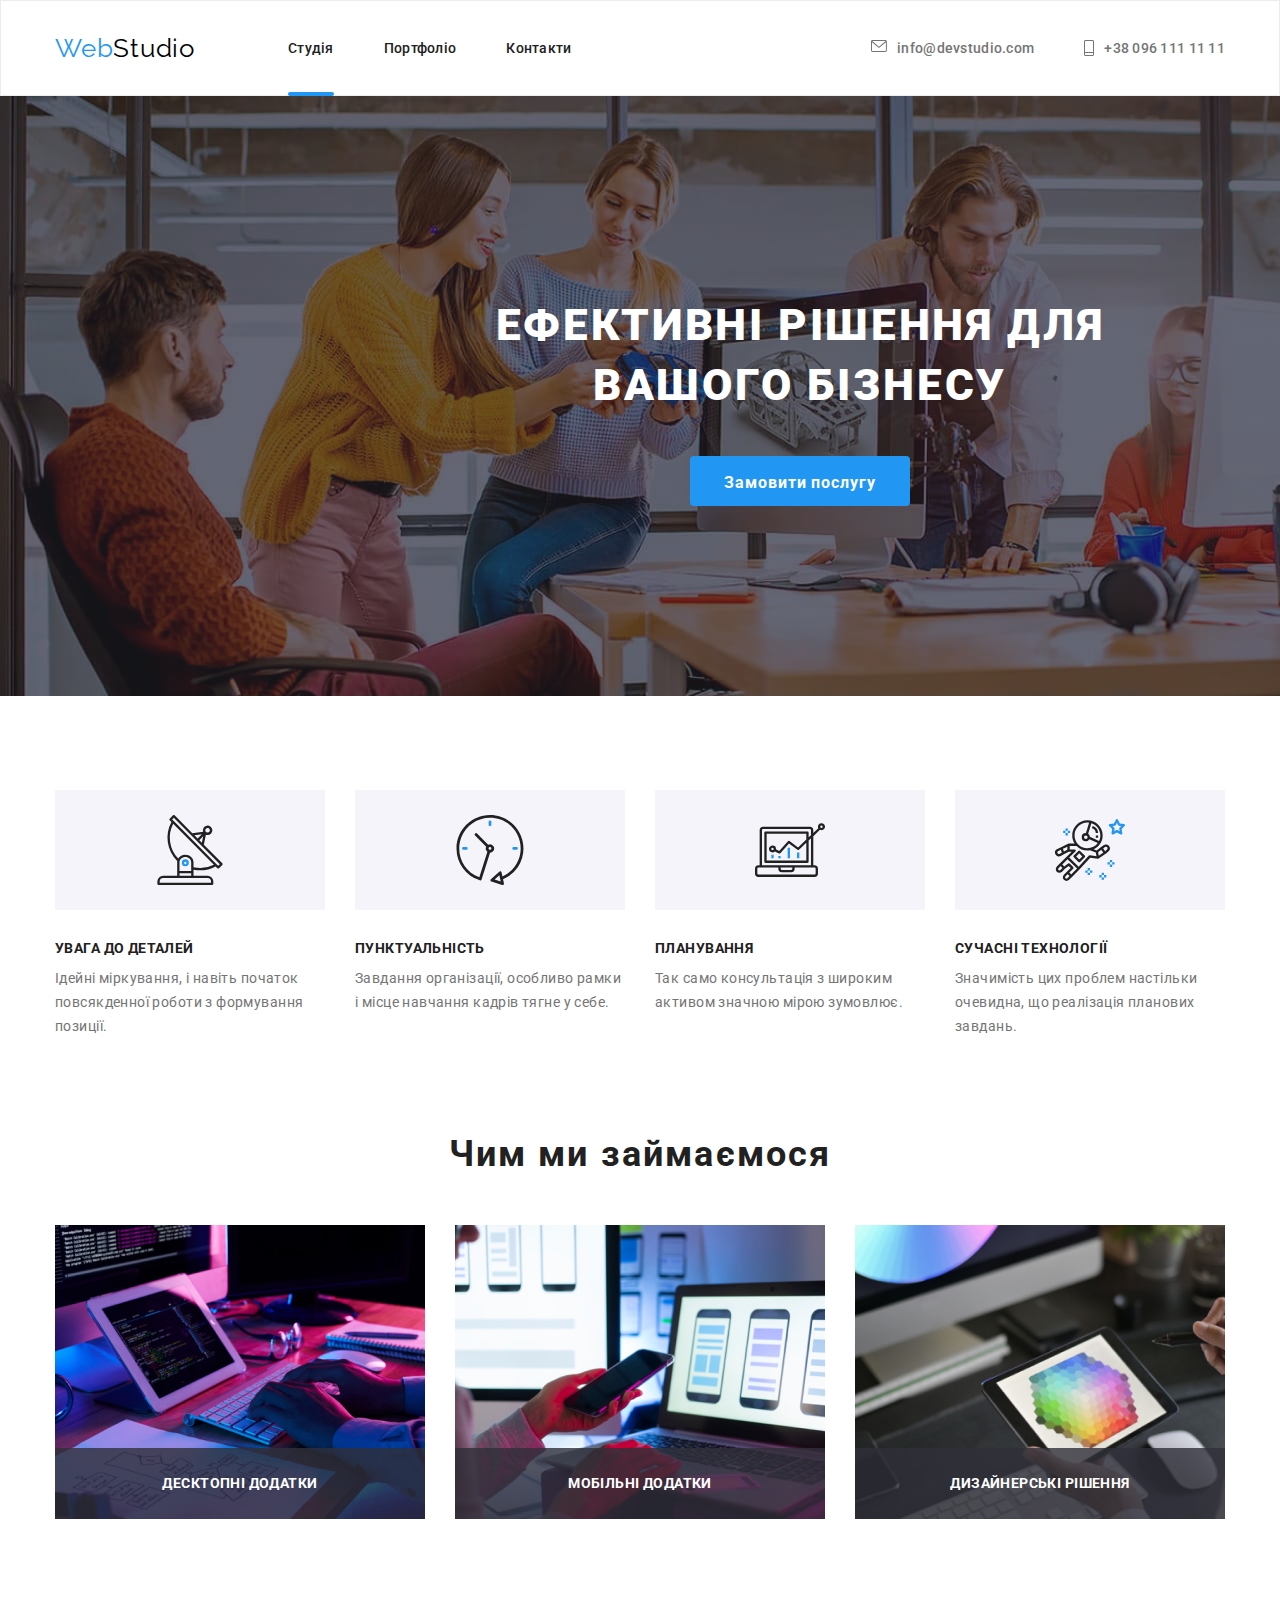
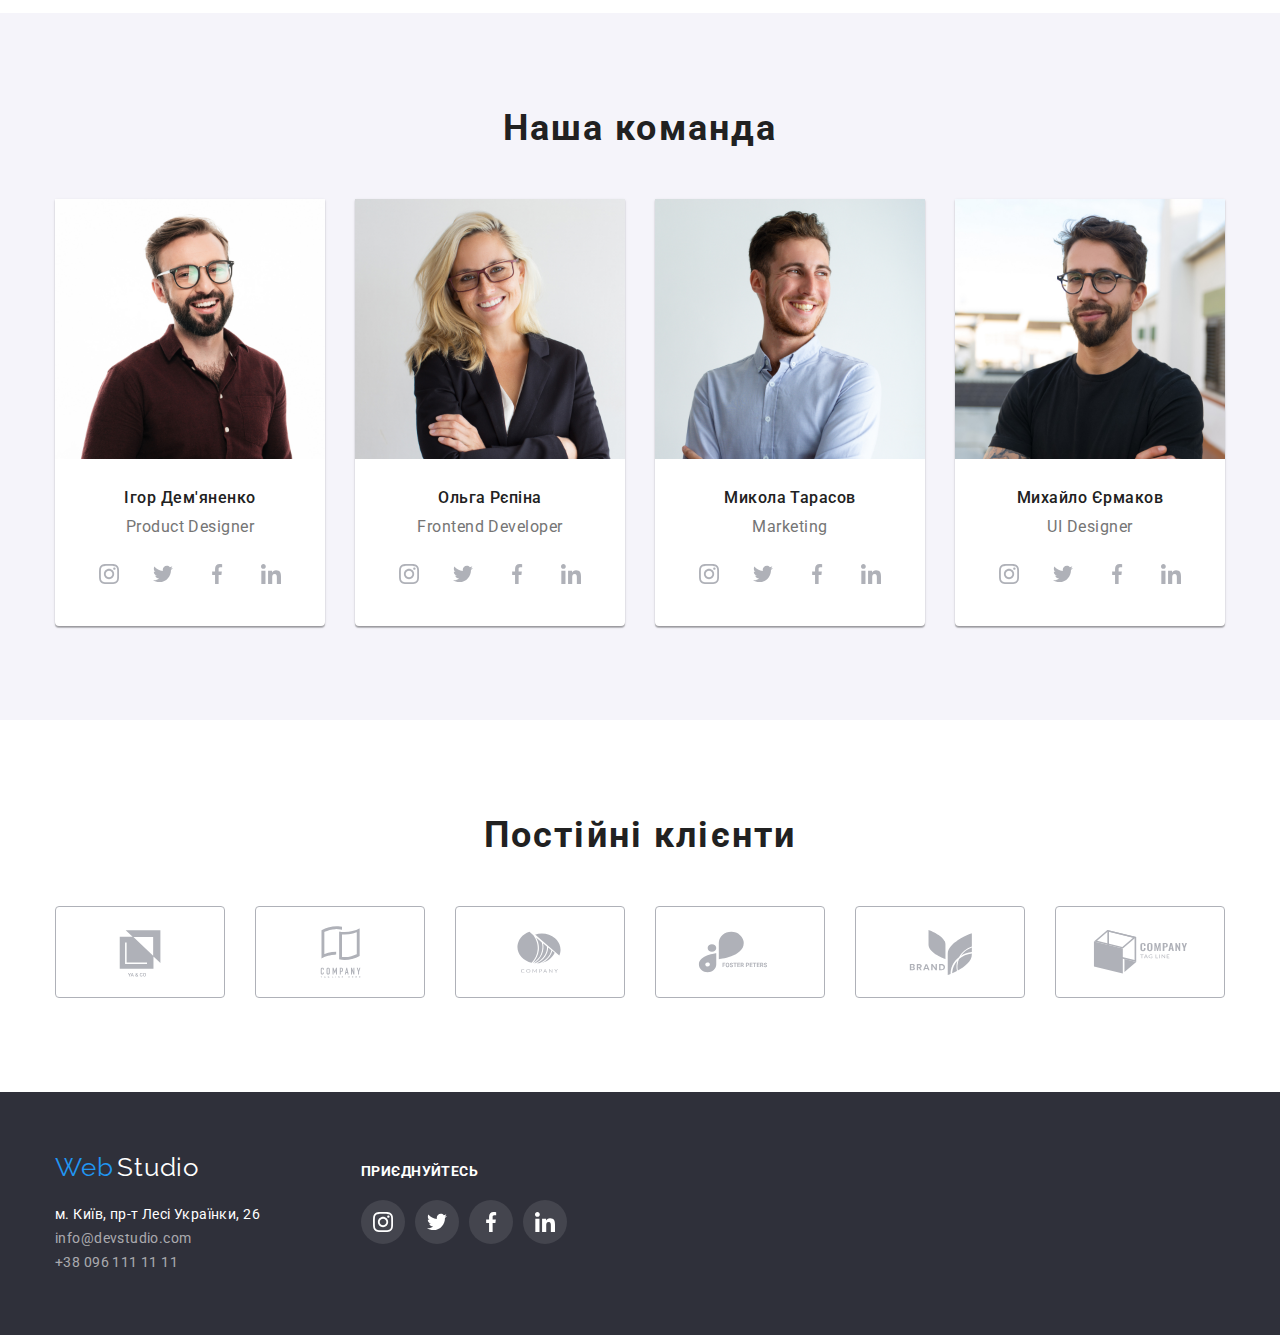
<file: index.html>
<!DOCTYPE html>
<html lang="uk">
<head>
    <meta charset="UTF-8">
    <meta http-equiv="X-UA-Compatible" content="IE=edge">
    <meta name="viewport" content="width=device-width, initial-scale=1.0">
    <link rel="preconnect" href="https://fonts.googleapis.com">
    <link rel="preconnect" href="https://fonts.gstatic.com" crossorigin>
    <link href="https://fonts.googleapis.com/css2?family=Raleway:wght@700&family=Roboto:wght@400;500;700;900&display=swap" rel="stylesheet">
    <link rel="stylesheet"
    href="https://cdnjs.cloudflare.com/ajax/libs/modern-normalize/1.0.0/modern-normalize.min.css"/>
    <link rel="stylesheet" href="./css/styles.css">
    <title> Document </title>
    <link rel="stylesheet" href="./css/styles.css">
</head>
<body>
    <header class="page-header">
        <div class="container">
            <div class="header-container">
        <nav class="header-nav">
        <div class="logo">
        <a href="./index.html" class="logo-w">Web</a>
        <a href="./index.html" class="logo-st">Studio</a>
        </div>

        <ul class="site-nav-list">
            <li class=""> <a href="./index.html" class="link current">Студія</a></li>
            <li> <a href="./portfolio.html" class="link">Портфоліо</a></li>
            <li> <a href="" class="link">Контакти</a></li>
        </ul>
        </nav>
        <ul class="contact-nav-list">
            <li><a href="mailto:info@devstudio.com" class="link-mail">
                <svg class="icon" width="16" height="12">
                    <use href="./images/icons.svg#mail"></use>
                </svg>
                info@devstudio.com</a>
            </li>
            <li><a href="tel:+380961111111" class="link-tel">
                <svg class="icon" width="10" height="16">
                    <use href="./images/icons.svg#tel"></use>
                </svg>
                +38 096 111 11 11 </a>
            </li>
        </ul>
        </div>
        </div>
    </header>
    <main>
        <section class="hero">
            <div class="container">      
            <h1 class="title">Ефективні рішення для вашого бізнесу</h1>  
            <button data-modal-open type="button"  class="button">Замовити послугу</button>
            </div>
        </section>
        <section class="section-features">
            <div class="container">
            <h2 class="visually-hidden"> Особливості </h2>
            <ul class="list">
                <li class="features-list icon-attention"> 
                    <h3 class="features-title ">Увага до деталей</h3>
                    <p class="features-paragraph">
                        Ідейні міркування, і навіть початок повсякденної роботи з формування позиції.
                    </p>
                </li>
                <li class="features-list icon-punctuality">
                    <h3 class="features-title">Пунктуальність</h3>
                    <p class="features-paragraph">
                        Завдання організації, особливо рамки і місце навчання кадрів тягне у себе.
                    </p>
                </li>
                <li class="features-list icon-planning"> 
                    <h3 class="features-title">Планування</h3>
                    <p class="features-paragraph">
                        Так само консультація з широким активом значною мірою зумовлює.
                    </p>
                </li>
                <li class="features-list icon-technology">
                    <h3 class="features-title">Сучасні технології</h3> 
                    <p class="features-paragraph">
                        Значимість цих проблем настільки очевидна, що реалізація планових завдань.
                    </p>
                </li>
            </ul>
            </div> 
        </section>
        <section class="section-features-title">
            <div class="container"> 
            <h2 class="section-title"> Чим ми займаємося</h2>
            <ul class="list">
                <li class="features-img">
                    <img src="./images/img1.png" alt="фото1" width="370" />
                <P class="features-text">Десктопні додатки</P>
                </li>
                <li class="features-img">
                    <img src="./images/img2.png" alt="фото2" width="370" />
                
                <P class="features-text">Мобільні додатки</P></li>
                <li class="features-img">
                    <img src="./images/img3.png" alt="фото3" width="370" />
                <P class="features-text">Дизайнерські рішення</P>                </li>
                </ul>
            </div>
        </section>
        <section class="section-team">
            <div class="container">  
            <h2 class="section-title">Наша команда</h2>
            <ul class="list">
                <li class="img-team">
                    <img src="./images/img4.jpg" alt="фото" width="270"/>
                    <div class="image">   
                        <h3 class="name-title"> Ігор Дем'яненко </h3>
                        <p class="name-paragraph">Product Designer</p>
                    </div>
                    <div>
                    <ul class="social">
                        <li class="social-item">
                            <a class="social-link link" href="#"> 
                            <svg class="social-icon" width="20" height="20">
                                <use href="./images/icons.svg#instagram"></use>
                            </svg>
                            </a>
                        </li>
                        <li class="social-item">
                            <a class="social-link link" href="#"> 
                            <svg class="social-icon" width="20" height="20">
                                <use href="./images/icons.svg#twitter"></use>
                            </svg>
                            </a>
                        </li>
                        <li class="social-item">
                            <a class="social-link link" href="#"> 
                            <svg class="social-icon" width="20" height="20">
                                <use href="./images/icons.svg#facebook"></use>
                            </svg>
                            </a>
                        </li>
                        <li class="social-item">
                            <a class="social-link link" href="#"> 
                            <svg class="social-icon" width="20" height="20">
                                <use href="./images/icons.svg#linkedin"></use>
                            </svg>
                            </a>
                        </li>
                    </ul>
                    </div>
                </li>
                <li class="img-team">
                    <img src="./images/img5.jpg" alt="фото" width="270"/>
                    <div class="image">    
                        <h3 class="name-title"> Ольга Рєпіна </h3>
                        <p class="name-paragraph">Frontend Developer</p>
                    </div>
                    <div>
                        <ul class="social">
                            <li class="social-item">
                                <a class="social-link link" href="#"> 
                                <svg class="social-icon" width="20" height="20">
                                    <use href="./images/icons.svg#instagram"></use>
                                </svg>
                                </a>
                            </li>
                            <li class="social-item">
                                <a class="social-link link" href="#"> 
                                <svg class="social-icon" width="20" height="20">
                                    <use href="./images/icons.svg#twitter"></use>
                                </svg>
                                </a>
                            </li>
                            <li class="social-item">
                                <a class="social-link link" href="#"> 
                                <svg class="social-icon" width="20" height="20">
                                    <use href="./images/icons.svg#facebook"></use>
                                </svg>
                                </a>
                            </li>
                            <li class="social-item">
                                <a class="social-link link" href="#"> 
                                <svg class="social-icon" width="20" height="20">
                                    <use href="./images/icons.svg#linkedin"></use>
                                </svg>
                                </a>
                            </li>
                        </ul>
                    </div>
                    </li>
                
                <li class="img-team">
                    <img src="./images/img6.jpg" alt="фото" width="270"/>
                    <div class="image">    
                        <h3 class="name-title"> Микола Тарасов </h3>
                        <p class="name-paragraph"> Marketing </p>
                    </div>
                    <div>
                        <ul class="social">
                            <li class="social-item">
                                <a class="social-link link" href="#"> 
                                <svg class="social-icon" width="20" height="20">
                                    <use href="./images/icons.svg#instagram"></use>
                                </svg>
                                </a>
                            </li>
                            <li class="social-item">
                                <a class="social-link link" href="#"> 
                                <svg class="social-icon" width="20" height="20">
                                    <use href="./images/icons.svg#twitter"></use>
                                </svg>
                                </a>
                            </li>
                            <li class="social-item">
                                <a class="social-link link" href="#"> 
                                <svg class="social-icon" width="20" height="20">
                                    <use href="./images/icons.svg#facebook"></use>
                                </svg>
                                </a>
                            </li>
                            <li class="social-item">
                                <a class="social-link link" href="#"> 
                                <svg class="social-icon" width="20" height="20">
                                    <use href="./images/icons.svg#linkedin"></use>
                                </svg>
                                </a>
                            </li>
                        </ul>
                    </div>
                    </li>
                
                <li class="img-team">
                    <img src="./images/img7.jpg" alt="фото" width="270"/>
                    <div class="image">     
                        <h3 class="name-title"> Михайло Єрмаков </h3>
                        <p class="name-paragraph"> UI Designer </p>
                    </div>
                    <div>
                        <ul class="social">
                            <li class="social-item">
                                <a class="social-link link" href="#"> 
                                <svg class="social-icon" width="20" height="20">
                                    <use href="./images/icons.svg#instagram"></use>
                                </svg>
                                </a>
                            </li>
                            <li class="social-item">
                                <a class="social-link link" href="#"> 
                                <svg class="social-icon" width="20" height="20">
                                    <use href="./images/icons.svg#twitter"></use>
                                </svg>
                                </a>
                            </li>
                            <li class="social-item">
                                <a class="social-link link" href="#"> 
                                <svg class="social-icon" width="20" height="20">
                                    <use href="./images/icons.svg#facebook"></use>
                                </svg>
                                </a>
                            </li>
                            <li class="social-item">
                                <a class="social-link link" href="#"> 
                                <svg class="social-icon" width="20" height="20">
                                    <use href="./images/icons.svg#linkedin"></use>
                                </svg>
                                </a>
                            </li>
                        </ul>
                    </div>
                    </li>
                
            </ul>
            </div>
        </section>
        <section class="section-client"> 
            <div class="container">
            <h2 class="section-title">Постійні клієнти</h2>
            <ul class="client-list">
                <li class="client-item"> 
                    <a class="client-link" href="#"> 
                    <svg class="client-icon" width="106" height="60"> 
                        <use href="./images/icons.svg#client1"></use>
                    </svg> 
                    </a>
                 </li>
                <li class="client-item"> 
                    <a class="client-link" href="#"> 
                    <svg class="client-icon" width="106" height="60"> 
                        <use href="./images/icons.svg#client2"></use>
                    </svg>
                    </a>
                </li>
                <li class="client-item"> 
                    <a class="client-link" href="#"> 
                    <svg class="client-icon" width="106" height="60"> 
                        <use href="./images/icons.svg#client3"></use>
                    </svg>
                    </a>
                </li>
                <li class="client-item"> 
                    <a class="client-link" href="#"> 
                    <svg class="client-icon" width="106" height="60"> 
                        <use href="./images/icons.svg#client4"></use>
                    </svg>
                    </a>
                </li>
                <li class="client-item"> 
                    <a class="client-link" href="#"> 
                    <svg class="client-icon" width="106" height="60"> 
                        <use href="./images/icons.svg#client5"></use>
                    </svg>
                    </a>
                </li>
                <li class="client-item">
                    <a class="client-link" href="#"> 
                    <svg class="client-icon" width="106" height="60"> 
                        <use href="./images/icons.svg#client6"></use>
                    </svg>
                    </a>
                </li>
            </ul>
            </div>
        </section>
        
        
    </main>
    <footer class="footer">
    <div class="footer-container container">
        <div class="info"> 
        <a href="./index.html" class="logo-w">Web</a>
        <a href="./index.html" class="logo-footer">Studio</a>
        <address>
            <ul class="footer-site-nav-list">
                <li> <a class="contact-address" href="https://goo.gl/maps/CPtrU1FHBa2aNyZL9" 
                    target="_blank" rel="noopener norewferrer nofollo">
                    м. Київ, пр-т Лесі Українки, 26</a></li>
                <li> <a class="contact" href="mailto:info@devstudio.com">info@devstudio.com </a></li>
                <li> <a class="contact" href="tel:+380961111111">+38 096 111 11 11 </a></li>
            </ul> 
        </address>
        </div> 
        <div class="footer-box">
            <h3 class="footer-title">Приєднуйтесь</h3>
            <ul class="footer-social">
                <li class="social-item">
                    <a class="footer-social-link link" href="#"> 
                    <svg class="footer-social-icon" width="20" height="20">
                        <use href="./images/icons.svg#instagram"></use>
                    </svg>
                    </a>
                </li>
                <li class="social-item">
                    <a class="footer-social-link link" href="#"> 
                    <svg class="footer-social-icon" width="20" height="20">
                        <use href="./images/icons.svg#twitter"></use>
                    </svg>
                    </a>
                </li>
                <li class="social-item">
                    <a class="footer-social-link link" href="#"> 
                    <svg class="footer-social-icon" width="20" height="20">
                        <use href="./images/icons.svg#facebook"></use>
                    </svg>
                    </a>
                </li>
                <li class="social-item">
                    <a class="footer-social-link link" href="#"> 
                    <svg class="footer-social-icon" width="20" height="20">
                        <use href="./images/icons.svg#linkedin"></use>
                    </svg>
                    </a>
                </li>
            </ul>
        </div> 
    </div>
    </footer>
<div class="backdrop is-hidden" data-modal>
    <div class="modal">
        <button class="button-modal" type="button" data-modal-close>
            <svg class="icon-close" width="30" height="30">
            <use href="./images/icons.svg#close"></use>
            </svg>
        </button>
    </div>
</div>

    <script src="./js/modal.js"></script>
</body>
</html>
</file>
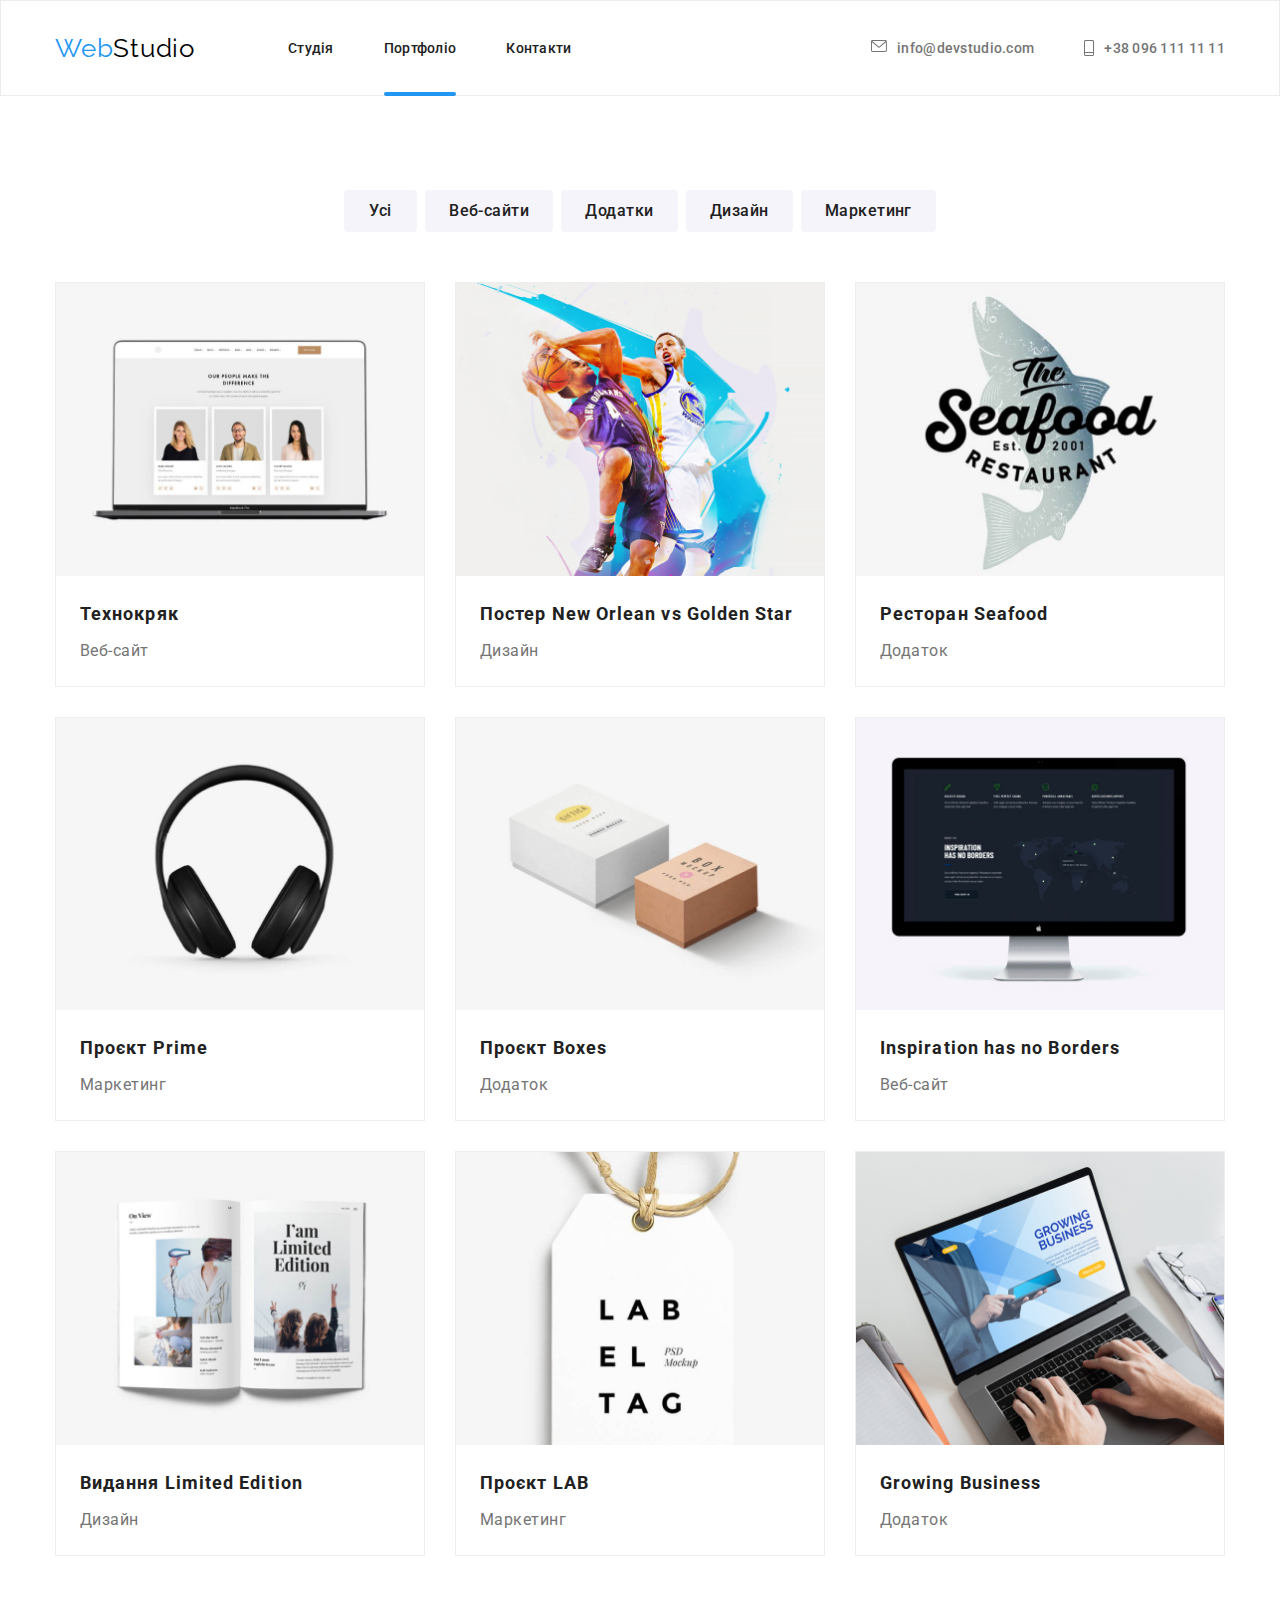
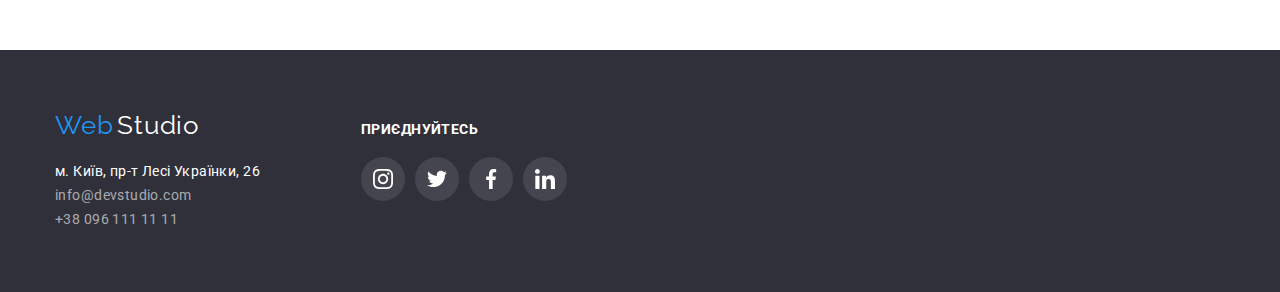
<file: portfolio.html>
<!DOCTYPE html>
<html lang="uk">
<head>
    <meta charset="UTF-8">
    <meta http-equiv="X-UA-Compatible" content="IE=edge">
    <meta name="viewport" content="width=device-width, initial-scale=1.0">
    <link rel="preconnect" href="https://fonts.googleapis.com">
    <link rel="preconnect" href="https://fonts.gstatic.com" crossorigin>
    <link href="https://fonts.googleapis.com/css2?family=Raleway:wght@700&family=Roboto:wght@400;500;700;900&display=swap" rel="stylesheet">
    <link rel="stylesheet"
    href="https://cdnjs.cloudflare.com/ajax/libs/modern-normalize/1.0.0/modern-normalize.min.css"/>
    <link rel="stylesheet" href="./css/styles.css">
    <title> Document </title>
    <link rel="stylesheet" href="./css/styles.css">
</head>
<body>
    <header class="page-header">
        <div class="container">
            <div class="header-container">
        <nav class="header-nav">
        <div class="logo">
        <a href="./index.html" class="logo-w">Web</a>
        <a href="./index.html" class="logo-st">Studio</a>
        </div>

        <ul class="site-nav-list">
            <li> <a href="./index.html" class="link">Студія</a></li>
            <li> <a href="./portfolio.html" class="link current">Портфоліо</a></li>
            <li> <a href="" class="link">Контакти</a></li>
        </ul>
        </nav>
        <ul class="contact-nav-list">
            <li><a href="mailto:info@devstudio.com" class="link-mail">
                <svg class="icon" width="16" height="12">
                    <use href="./images/icons.svg#mail"></use>
                </svg>
                info@devstudio.com</a>
            </li>
            <li><a href="tel:+380961111111" class="link-tel">
                <svg class="icon" width="10" height="16">
                    <use href="./images/icons.svg#tel"></use>
                </svg>
                +38 096 111 11 11 </a>
            </li>
        </ul>
        </div>
        </div>
    </header>
        <section class="section-portfolio">
            <div class="container-portfolio">    
            <h1 class="visually-hidden"> фільтр</h1>
            <ul class="button-list">
                <li>
                    <button type="button" class="button-filter">Усі</button>
                </li>
                <li>
                    <button type="button" class="button-filter">Веб-сайти</button>
                </li>
                <li>
                    <button type="button" class="button-filter">Додатки</button>
                </li>
                <li>
                    <button type="button" class="button-filter">Дизайн</button>
                </li>
                <li>
                    <button type="button" class="button-filter">Маркетинг</button>
                </li>
            </ul>

            <ul class="list-works">
                <li class="works">
                    <div class="works-img"> 
                    <img src="./images/imgp1.jpg" alt="фото людей" width="370"/>
                    <div class="works-overlay">
                        <p>Ресурс пропонує комплексні пропозиції з різним
                        рівнем функціоналу та сервісів. Все це дозволить
                        відвідувачу отримати вичерпні відомості про компанію чи приватну особу.
                        </p>
                    </div>
                    </div>
                    <div class="works-title">  
                    <h2 class="portfolio-title">Технокряк</h2>
                    <p class="portfolio-paragraph">Веб-сайт</p>
                </div> 
                </li>
                <li class="works">
                    <div class="works-img"> 
                    <img src="./images/imgp2.jpg" alt="два баскетболісти з м'ячем" width="370"/>
                    <div class="works-overlay">
                        <p>Ресурс пропонує комплексні пропозиції з різним
                        рівнем функціоналу та сервісів. Все це дозволить
                        відвідувачу отримати вичерпні відомості про компанію чи приватну особу.
                        </p>
                    </div>
                    </div>
                    <div class="works-title">
                    <h2 class="portfolio-title">Постер New Orlean vs Golden Star</h2>
                    <p class="portfolio-paragraph">Дизайн</p>
                </div>
                </li>
                <li class="works">
                    <div class="works-img"> 
                    <img src="./images/imgp3.jpg" alt="назва ресторану" width="370"/>
                    <div class="works-overlay">
                        <p>Ресурс пропонує комплексні пропозиції з різним
                        рівнем функціоналу та сервісів. Все це дозволить
                        відвідувачу отримати вичерпні відомості про компанію чи приватну особу.
                        </p>
                    </div>
                    </div>
                    <div class="works-title">  
                    <h2 class="portfolio-title">Ресторан Seafood</h2>
                    <p class="portfolio-paragraph">Додаток</p>
                </div>
                </li>
                <li class="works">
                    <div class="works-img"> 
                    <img src="./images/imgp4.jpg" alt="навушники" width="370"/>
                    <div class="works-overlay">
                        <p>Ресурс пропонує комплексні пропозиції з різним
                        рівнем функціоналу та сервісів. Все це дозволить
                        відвідувачу отримати вичерпні відомості про компанію чи приватну особу.
                        </p>
                    </div>
                    </div>
                    <div class="works-title">     
                    <h2 class="portfolio-title">Проєкт Prime</h2>
                    <p class="portfolio-paragraph">Маркетинг</p>
                </div>
                </li>
                <li class="works">
                    <div class="works-img">
                    <img src="./images/imgp5.jpg" alt="дві коробки" width="370"/>
                    <div class="works-overlay">
                        <p>Ресурс пропонує комплексні пропозиції з різним
                        рівнем функціоналу та сервісів. Все це дозволить
                        відвідувачу отримати вичерпні відомості про компанію чи приватну особу.
                        </p>
                    </div>
                    </div>
                    <div class="works-title">    
                    <h2 class="portfolio-title">Проєкт Boxes</h2>
                    <p class="portfolio-paragraph">Додаток</p>
                </div>
                </li>
                <li class="works">
                    <div class="works-img">
                    <img src="./images/imgp6.jpg" alt="монітор" width="370"/>
                    <div class="works-overlay">
                        <p>Ресурс пропонує комплексні пропозиції з різним
                        рівнем функціоналу та сервісів. Все це дозволить
                        відвідувачу отримати вичерпні відомості про компанію чи приватну особу.
                        </p>
                    </div>
                    </div>
                    <div class="works-title">    
                    <h2 class="portfolio-title">Inspiration has no Borders</h2>
                    <p class="portfolio-paragraph">Веб-сайт</p>
                </div>
                </li>
                <li class="works">
                    <div class="works-img">
                    <img src="./images/imgp7.jpg" alt="відкрита книга" width="370"/>
                    <div class="works-overlay">
                        <p>Ресурс пропонує комплексні пропозиції з різним
                        рівнем функціоналу та сервісів. Все це дозволить
                        відвідувачу отримати вичерпні відомості про компанію чи приватну особу.
                        </p>
                    </div>
                    </div>
                    <div class="works-title">    
                    <h2 class="portfolio-title">Видання Limited Edition</h2>
                    <p class="portfolio-paragraph">Дизайн</p>
                </div>
                </li>
                <li class="works">
                    <div class="works-img">
                    <img src="./images/imgp8.jpg" alt="зображеня літер" width="370"/>
                    <div class="works-overlay">
                        <p>Ресурс пропонує комплексні пропозиції з різним
                        рівнем функціоналу та сервісів. Все це дозволить
                        відвідувачу отримати вичерпні відомості про компанію чи приватну особу.
                        </p>
                    </div>
                    </div>
                    <div class="works-title">    
                    <h2 class="portfolio-title">Проєкт LAB</h2>
                    <p class="portfolio-paragraph">Маркетинг</p>
                </div>
                </li>
                <li class="works">
                    <div class="works-img">
                    <img src="./images/imgp9.jpg" alt="ноутбук" width="370"/>
                    <div class="works-overlay">
                        <p>Ресурс пропонує комплексні пропозиції з різним
                        рівнем функціоналу та сервісів. Все це дозволить
                        відвідувачу отримати вичерпні відомості про компанію чи приватну особу.
                        </p>
                    </div>
                    </div>
                    <div class="works-title">    
                    <h2 class="portfolio-title">Growing Business</h2>
                    <p class="portfolio-paragraph">Додаток</p>
                </div>
                </li>
            </ul>
        </div>
    </section>
        
    <footer class="footer">
        <div class="footer-container container">
            <div class="info"> 
            <a href="./index.html" class="logo-w">Web</a>
            <a href="./index.html" class="logo-footer">Studio</a>
            <address>
                <ul class="footer-site-nav-list">
                    <li> <a class="contact-address" href="https://goo.gl/maps/CPtrU1FHBa2aNyZL9" 
                        target="_blank" rel="noopener norewferrer nofollo">
                        м. Київ, пр-т Лесі Українки, 26</a></li>
                    <li> <a class="contact" href="mailto:info@devstudio.com">info@devstudio.com </a></li>
                    <li> <a class="contact" href="tel:+38 0961111111">+38 096 111 11 11 </a></li>
                </ul> 
            </address>
            </div> 
            <div class="footer-box">
                <h3 class="footer-title">Приєднуйтесь</h3>
                <ul class="footer-social">
                    <li class="social-item">
                        <a class="footer-social-link link" href="#"> 
                        <svg class="footer-social-icon" width="20" height="20">
                            <use href="./images/icons.svg#instagram"></use>
                        </svg>
                        </a>
                    </li>
                    <li class="social-item">
                        <a class="footer-social-link link" href="#"> 
                        <svg class="footer-social-icon" width="20" height="20">
                            <use href="./images/icons.svg#twitter"></use>
                        </svg>
                        </a>
                    </li>
                    <li class="social-item">
                        <a class="footer-social-link link" href="#"> 
                        <svg class="footer-social-icon" width="20" height="20">
                            <use href="./images/icons.svg#facebook"></use>
                        </svg>
                        </a>
                    </li>
                    <li class="social-item">
                        <a class="footer-social-link link" href="#"> 
                        <svg class="footer-social-icon" width="20" height="20">
                            <use href="./images/icons.svg#linkedin"></use>
                        </svg>
                        </a>
                    </li>
                </ul>
            </div> 
        </div>
        </footer>
    </body>
    </html>
</file>
<file: css/styles.css>
:root {
    --ptimary-text-color:#757575;
    --title-text-color:#212121;
    --accent-color: #2196F3;
    --background-header-color: #FFFFFF; 
    --logo-color: #000000; 
    --background-hero-color: #2F303A; 
    --hero-color: #FFFFFF;
    --background-features-color:#F5F5F5;
    --background-team-color:#F5F4FA;
    --icon-color:#AFB1B8;
    --header-border:#ECECEC;
    }
    h1, h2, h3, p {
        margin-top: 0;
    }

body {
    color:var(--ptimary-text-color);
    font-family: 'Roboto', sans-serif;
    }
.logo {
    display: flex;
    margin-right: 93px;
}    
.logo-w {
    font-family: 'Raleway', sans-serif;
    font-size: 26px;
    line-height: 1.17;
    letter-spacing: 0.03em;
    text-decoration: none;
    color: var(--accent-color); 
    }
.logo-st {
    font-family: 'Raleway', sans-serif;
    font-size: 26px;
    line-height: 1.17;
    letter-spacing: 0.03em;
    text-decoration: none;
    color:var(--logo-color);
    }
.list, .link, .link-mail, .link-tel, .site-nav-list,
.contact-nav-list, .button-list {
    display: flex;
    list-style: none;
    padding: 0;
    margin: 0;
    transition-property:color;
    transition-duration: 250ms;
    transition-timing-function: cubic-bezier(0.4, 0, 0.2, 1);
    
    }
.link, .link-mail, .link-tel {
    text-decoration: none;
    color: inherit;
    font-weight: 500;
    font-size: 14px;
    line-height: 1.17;
    letter-spacing: 0.02em;
    }
.site-nav-list .link:hover,
.site-nav-list .link:focus {
    color: var(--accent-color); 
   
    }
.contact-nav-list .link-mail:hover,
.link-tel:hover,
.contact-nav-list .link-mail:focus,
.link-tel:focus{
    color: var(--accent-color); 
}

.link.current {
    position: relative;
    color: var(--accent-color);
}

.link.current:after {
    content: "";
    position: absolute;
    top: 52px;
    left: 0;
    background-color: var(--accent-color);
    display: block;
    width: 100%;
    height: 4px;
    border-radius: 2px;
    opacity: 1;
    transition-property: opacity;
    transition-duration: 250ms;
    transition-timing-function:cubic-bezier(0.4, 0, 0.2, 1);
}
.list {
    display: flex;
    justify-content: center;
    gap: 30px;
    margin-top: 0;
    margin-bottom: 0;
}
.site-nav-list {
    display: flex;
    justify-content: center;
    flex-grow: 1;
    gap: 50px;
}
.contact-nav-list {
    display: flex;
    justify-content: flex-end;
    gap: 50px; 
}
.list-works {
    display: flex;
    flex-wrap: wrap;
    flex-basis: calc((100%-60px)/3);
    gap: 30px;
    padding: 0;
    margin: 50px 0 0 0;
    }
img {
    display: block;
    max-width: 100%;
    height: auto;
}
.page-header {
    padding: 32px 0;
    background-color:var(--background-header-color);
    border:1px solid var(--header-border);
    }
/*site nav*/
.site-nav-list .link {
   
    color: var(--title-text-color) ;
    }
.site-nav-list .contact-nav-list {
    display: flex;
    flex-grow: 1;
    }    
.contact-nav-list .link {
    color: var(--ptimary-text-color) ;
    }
.icon {
    fill: currentColor;
    margin-right: 10px;
}
/*hero*/
.header-nav {
    display: flex;
    justify-content: space-between;
    align-items: center;
}
.header-container {
    display: flex;
    justify-content: space-between;
    flex-grow: 1;
    align-items: center;
}
.container {
    width: 1200px;
    margin-left: auto;
    margin-right: auto;
    margin-top: 0;
    margin-bottom: 0;
    padding: 0 15px 0 15px;
}
.container-portfolio {
    width: 1200px;
    margin-left: auto;
    margin-right: auto;
    margin-top: 0;
    margin-bottom: 0;
    padding: 0 15px 0 15px;
}  

.hero {
    padding: 200px 0;
    background-color: var(--background-hero-color);
    color: var(--hero-color);
    text-transform: uppercase;
    text-align: center;
    width: 1600px;
    height: 600px;
    margin-left: auto;
    margin-right: auto;
    background-image: linear-gradient(to right,
    rgba(47, 48, 58, 0.4), rgba(47, 48, 58, 0.4)),
    url("../images/Img\ \(1\).jpg");
    }
.title {
    margin-top: 0;
    margin-bottom: 0;
    margin-left: auto;
    margin-right: auto;
    
    width: 696px;
    font-weight: 900;
    font-size: 44px;
    line-height: 1.36;
    letter-spacing: 0.06em;
    }
.features-img {
    position: relative;
}
.features-text {
    position: absolute;
    bottom: 0;
    margin: 0;
    padding: 27px 0;
    text-align: center;
    text-transform: uppercase;
    color: var(--hero-color);
    background-color: rgba(47, 48, 58, 0.8);
    width: 100%;
    
    font-weight: 700;
    font-size: 14px;
    line-height: 1.172;
    letter-spacing: 0.03em;
}  
.button {
    margin-top: 40px;
    border: 2px solid transparent;
    background-color: var(--accent-color);
    color: var(--hero-color);
    cursor: pointer;
    font-family: inherit;
    font-weight: 700;
    font-size: 16px;
    line-height: 1.88;
    letter-spacing: 0.06em;
    border-radius: 4px;
    padding: 10px 32px;
    min-width: 216px;
    height: 50px;
    }
.button-list {
    display: flex;
    justify-content: center;
    gap: 8px;
    margin-top: 0;
    margin-bottom: 0;
    }
.button-filter {
    
    margin: 0;
    padding: 6px 22px;
    min-width: 73px;
    background-color: var(--background-team-color);
    color: var(--title-text-color);
    border: 2px solid transparent;
    border-radius: 4px;
    cursor: pointer;
    font-family: inherit;
    font-weight: 500;
    font-size: 16px;
    line-height: 1.62; 
    letter-spacing: 0.03em; 
    transition-property: box-shadow, color, background-color;
    transition-duration: 250ms;
    transition-timing-function: cubic-bezier(0.4, 0, 0.2, 1);

}   
.button-filter:hover, .button-filter:focus {
    box-shadow: 0px 3px 1px rgba(0, 0, 0, 0.1), 0px 1px 2px rgba(0, 0, 0, 0.08), 0px 2px 2px rgba(0, 0, 0, 0.12);
    border-radius: 4px;
    background-color: var(--accent-color);
    color: var(--hero-color);
}
.section-title {
    margin-bottom: 50px;
    color: var(--title-text-color);
    text-align: center;
    font-size: 36px;
    line-height: 1.17;
    letter-spacing: 0.06em;
   
    }
.section-features {
    margin: 0;
    padding: 94px 0;
  
    }
.section-features-title{
    margin: 0;
    padding: 0 0 94px 0;
   
}   
.features-title {
    margin-bottom: 0;
    color: var(--title-text-color);
    text-transform: uppercase;
    font-size: 14px;
    line-height: 1.17;
    letter-spacing: 0.03em;
    }
.features-list {
    width: 270px;
}

.features-list::before {
    display: block;
    content: "";
    height: 120px;
    margin-bottom: 30px;
    background-repeat: no-repeat;
    background-position: center;
    background-color:var(--background-team-color);
}
.icon-attention::before {
    background-image: url(../images/antenna.svg);  
}
.icon-punctuality::before {
    background-image: url(../images/clock.svg);  
}
.icon-planning::before {
    background-image: url(../images/diagram.svg);  
}
.icon-technology::before {
    background-image: url(../images/astronaut.svg);   
}
.features-paragraph {
    margin-top: 10px;
    margin-bottom: 0;
    font-size: 14px;
    line-height: 1.71;
    letter-spacing: 0.03em;
 }
.section-team {
    margin: 0;
    padding: 94px 0;
    background-color: var(--background-team-color);
 }
 .section-client {
    margin: 0;
    padding: 94px 0;
       
 }
 .img-team {
    background-color: var(--hero-color);
    box-shadow: 0px 1px 3px rgba(0, 0, 0, 0.12), 0px 1px 1px rgba(0, 0, 0, 0.14), 0px 2px 1px rgba(0, 0, 0, 0.2);
    border-radius: 0px 0px 4px 4px;
 }
.name-title {
    display: flex;
    justify-content: center;
    margin-top: 30px;
    margin-bottom: 0;
    color: var(--title-text-color);
    font-weight: 500;
    font-size: 16px;
    line-height: 1.17;
    letter-spacing: 0.03em;
    }
.name-paragraph {
    display: flex;
    justify-content: center;
    margin-top: 10px;
    margin-bottom: 0;
    font-size: 16px;
    line-height: 1.17;
    letter-spacing: 0.03em;
    }
.social {
    display: flex;
    padding: 16px 32px 30px 32px;
    gap: 10px;
    margin: 0;
    list-style: none;
}
.footer-social {
    list-style: none;
    display: flex; 
}
.social-icon .footer-social-icon {
    fill: currentColor;
}
.social-link:hover, .social-link:focus,
.footer-social-link:hover, .footer-social-link:focus {
    fill: var(--hero-color);
    background-color: var(--accent-color);
}
.social-link {
    display: flex;
    align-items: center;
    justify-content: center;
    width: 44px;
    height: 44px;
    background-color: var(--background-header-color);
    fill: var(--icon-color);
    border-radius: 50%;
    transition-property: fill, background-color;
    transition-duration: 250ms;
    transition-timing-function: cubic-bezier(0.4, 0, 0.2, 1);
}
.client-list {
    display: flex;
    justify-content: center;
    align-items: center;
    list-style: none;
    margin: 0;
    padding: 0;
    gap: 30px;
}
.client-link {
    display: inline-block;
    padding: 16px 32px;
    width: 170px;
    height: 92px;
    border: 1px solid #AFB1B8;
    border-radius: 4px;
    fill:var(--icon-color) ;
    transition-property: fill;
    transition-duration: 250ms;
    transition-timing-function: cubic-bezier(0.4, 0, 0.2, 1);
}
.client-link:hover, .client-link:focus {
    fill:var(--accent-color);
    border-color: var(--accent-color);
}
.client-icon {
    width: 106px; 
    height: 60px; 
   
}
.section-portfolio {
    padding: 94px 0;
}
.works:hover {
    box-shadow: 0px 1px 1px rgba(0, 0, 0, 0.12), 0px 4px 4px rgba(0, 0, 0, 0.06), 1px 4px 6px rgba(0, 0, 0, 0.16);
}
.works {
    background:var(--hero-color);  
    border: 1px solid #EEEEEE;
    list-style: none;
    flex-basis: calc((100% - 60px) / 3);
    transition: box-shadow 250ms cubic-bezier(0.4, 0, 0.2, 1);
    
}
.works-img {
    position: relative; 
    overflow: hidden;
}
.works:hover .works-overlay{
    transform: translateY(0);
}
.works-overlay {
    position: absolute;
    top: 0;
    left: 0;
    transform: translateY(101%);
    transition: transform 250ms cubic-bezier(0.4, 0, 0.2, 1);
    width: 100%;
    height: 100%;
    padding: 63px 24px;
    color: var(--hero-color);
    background-color:rgba(33, 150, 243, 0.9);
    font-weight: 400;
    font-size: 18px;
    line-height: 1.556;
    letter-spacing: 0.03em;
}

.works-title {
    padding: 20px 24px;
}
.portfolio-title {
    margin: 0;
    color: var(--title-text-color);
    font-size: 18px;
    line-height: 2;
    letter-spacing: 0.06em;
    }
.portfolio-paragraph {
    margin-top: 4px;
    margin-bottom: 0;
    color: var(--ptimary-text-color);
    font-size: 16px;
    line-height: 1.88; 
    letter-spacing: 0.03em;
}

/*footer*/
.footer {
    background-color: var(--background-hero-color);
    padding: 60px 0;
}
.footer-container {
    width: 1200px;
    display: flex;
    align-items: baseline;
    margin: auto;
}
.info {
    min-width: 236px;
    margin-right: 70px;
}
.logo-footer {
    font-family: 'Raleway', sans-serif;
    font-size: 26px;
    line-height: 1.17;
    letter-spacing: 0.03em;
    text-decoration: none;
    color:var(--hero-color);
    }
.footer-site-nav-list {
    list-style: none;
    padding: 20px 0 0 0;
    margin: 0; 
}
.footer-title {
    padding-top: 0;
    margin-bottom: 0;
    color: var(--background-header-color);
    text-transform: uppercase;
    font-size: 14px;
    line-height: 1.17;
    letter-spacing: 0.03em;
    }
.footer-social-link {
    display: flex;
    align-items: center;
    justify-content: center;
    width: 44px;
    height: 44px;
    background-color: rgba(255, 255, 255, 0.1);
    fill: var(--background-header-color);
    border-radius: 50%;
    padding: 0;
    transition-property: fill, background-color;
    transition-duration: 250ms;
    transition-timing-function: cubic-bezier(0.4, 0, 0.2, 1);
}
.footer-social {
    display: flex;
    gap: 10px;
    padding: 0;
    margin: 20px 0 0 0;
}
.contact {
    font-style: normal;
    text-decoration: none;
    padding-top: 12px;
    color:rgba(255, 255, 255, 0.6);
    font-size: 14px;
    line-height: 1.71;
    letter-spacing: 0.03em;
}
.contact-address {
    font-style: normal;
    text-decoration: none;
    color:#FFFFFF;
    font-size: 14px;
    line-height: 1.71;
    letter-spacing: 0.03em;
}
.visually-hidden {
      position: absolute;
      white-space: nowrap;
      width: 1px;
      height: 1px;
      overflow: hidden;
      border: 0;
      padding: 0;
      clip: rect(0 0 0 0);
      clip-path: inset(50%);
      margin: -1px;
  }
  /*modal*/
.backdrop {
    position: fixed;
    top: 0;
    left: 0;
    width: 100%;
    height: 100%;
    background-color: rgba(0, 0, 0, 0.2);
    opacity: 1;
    transition-property: opacity;
    transition-duration: 250ms;
    transition-timing-function: cubic-bezier(0.4, 0, 0.2, 1);
}
.button-modal {
    position: absolute;
    top: 0;
    right: 0;
    padding: 0;
    margin: 0;
    border: 0;
    
}
.icon-close {
    background: var(--hero-color);
    /*border: 1px solid rgba(0, 0, 0, 0.1);*/
}
.modal {
    width: 100%;
    max-width: 528px;
    height: 100%;
    max-height: 581px;
    position: absolute;
    top: 50%;
    left: 50%;
    transform: translate(-50%, -50%) scale(100%) ;
    background-color: var(--hero-color);
    box-shadow: 0px 1px 3px rgba(0, 0, 0, 0.12), 0px 1px 1px rgba(0, 0, 0, 0.14), 0px 2px 1px rgba(0, 0, 0, 0.2);
    border-radius: 4px;
    transition-property: transform opaciti ;
    transition-duration: 1000ms;
    transition-timing-function: cubic-bezier(0.4, 0, 0.2, 1);
   
}
.backdrop.is-hidden .modal {
    transform: translate(-50%, -50%) scale(0%);

}
.backdrop.is-hidden {
    visibility: hidden;
    opacity: 1;
    pointer-events: none;
    transition: opaciti;
}
</file>
